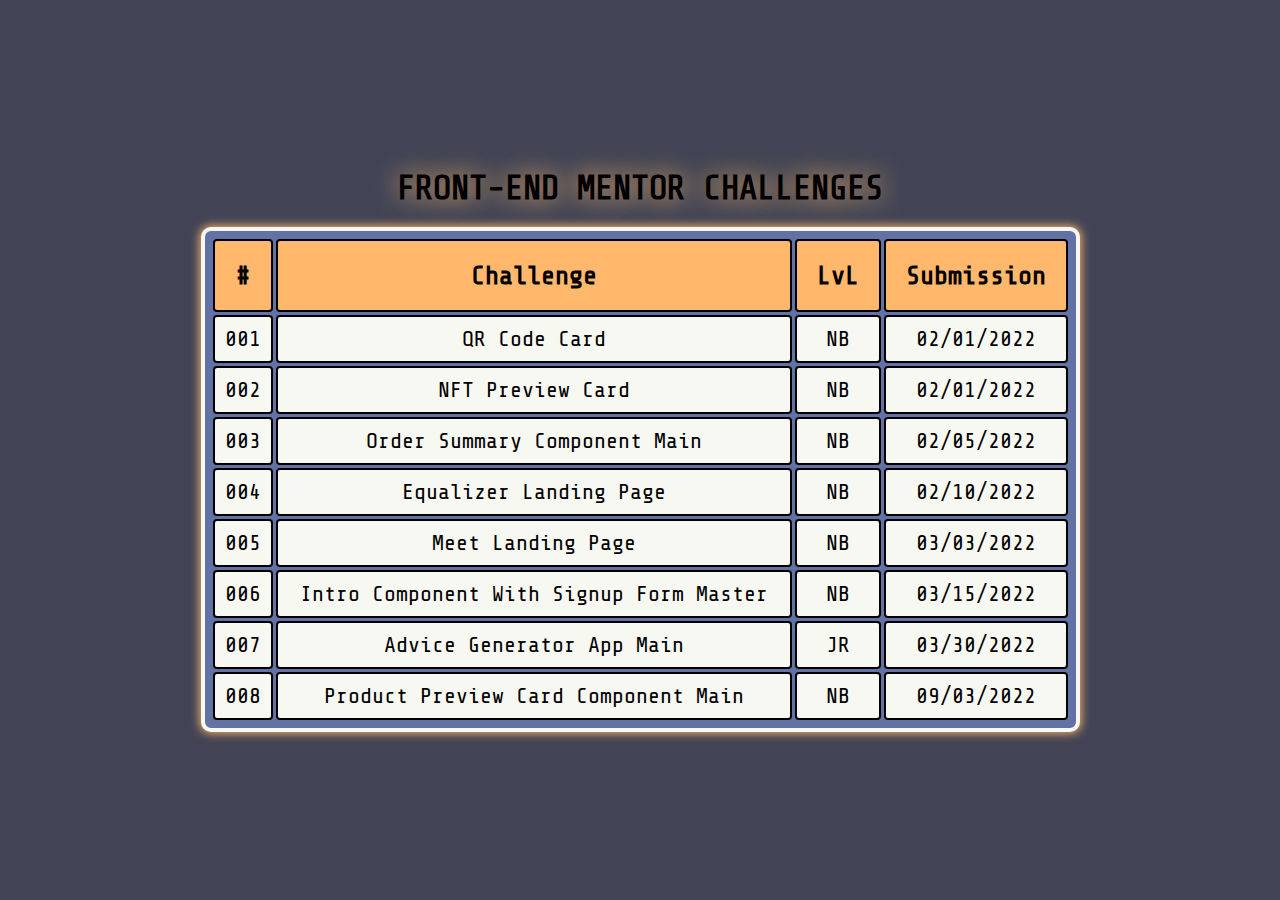
<file: index.html>
<!DOCTYPE html>
<html lang="en">
<head>
    <meta charset="UTF-8">
    <meta http-equiv="X-UA-Compatible" content="IE=edge">
    <meta name="viewport" content="width=device-width, initial-scale=1.0">
    <title>Front-end Mentor Challenges</title>
    <link rel="stylesheet" href="style.css">
</head>
<body>
    <main>
        <table>
            <caption><h1><a href="https://www.frontendmentor.io/challenges" target="_blank">Front-end Mentor Challenges</a></h1></caption>
            <thead>
                <tr>
                    <th >#</th>
                    <th>Challenge</th>
                    <th>LvL</th>
                    <th class="submission">Submission</th>
                </tr>
            </thead>
            <tbody>
                <tr>
                    <td>001</td>
                    <td><a href="./QR-Code-Card/index.html" target="_blank" class="link">QR Code Card</a></td>
                    <td>NB</td>
                    <td class="submission">02/01/2022</td>
                </tr>
               
                <tr>
                    <td>002</td>
                    <td><a href="./NFT-Card-Preview/index.html" class="link" target="_blank">NFT Preview Card</a></td>
                    <td>NB</td>
                    <td class="submission">02/01/2022</td>
                </tr>
               
                <tr>
                    <td>003</td>
                    <td><a href="./Order-Summary-Component-Main/index.html" class="link" target="_blank">Order Summary Component Main</a></td>
                    <td>NB</td>
                    <td class="submission">02/05/2022</td>
                </tr>
               
                <tr>
                    <td>004</td>
                    <td><a href="./equalizer-landing-page/starter-code/index.html" class="link" target="_blank">Equalizer Landing Page</a></td>
                    <td>NB</td>
                    <td class="submission">02/10/2022</td>
                </tr>
               
                <tr>

                    <td>005</td>
                    <td><a href="./meet-landing-page/meet-landing-page/starter-code/index.html" class="link" target="_blank">Meet Landing Page</a></td>
                    <td>NB</td>
                    <td class="submission">03/03/2022</td>
                </tr>

                <tr>
                    <td>006</td>
                    <td><a href="./intro-component-with-signup-form-master/index.html" class="link" target="_blank">Intro Component With Signup Form Master</a></td>
                    <td>NB</td>
                    <td class="submission">03/15/2022</td>
                </tr>

                <tr>
                    <td>007</td>
                    <td><a href="./advice-generator-app-main/index.html" class="link" target="_blank">Advice Generator App Main</a></td>
                    <td>JR</td>
                    <td class="submission">03/30/2022</td>
                </tr>
                
                <tr>
                    <td>008</td>
                    <td><a href="./product-preview-card-component-main/index.html" class="link" target="_blank">Product Preview Card Component Main</a></td>
                    <td>NB</td>
                    <td class="submission">09/03/2022</td>
                </tr>

                
                <!-- <tr>
                    <td>009</td>
                    <td><a href="#" class="link" target="_blank"></a></td>
                    <td></td>
                    <td class="submission"></td>
                </tr> -->

                
                <!-- <tr>
                    <td>010</td>
                    <td><a href="#" class="link" target="_blank"></a></td>
                    <td></td>
                    <td class="submission"></td>
                </tr> -->

                
                <!-- <tr>
                    <td>011</td>
                    <td><a href="#" class="link" target="_blank"></a></td>
                    <td></td>
                    <td class="submission"></td>
                </tr> -->

                
                <!-- <tr>
                    <td>012</td>
                    <td><a href="#" class="link" target="_blank"></a></td>
                    <td></td>
                    <td class="submission"></td>
                </tr> -->
            </tbody>
        </table>
    </main>
</body>
</html>
</file>
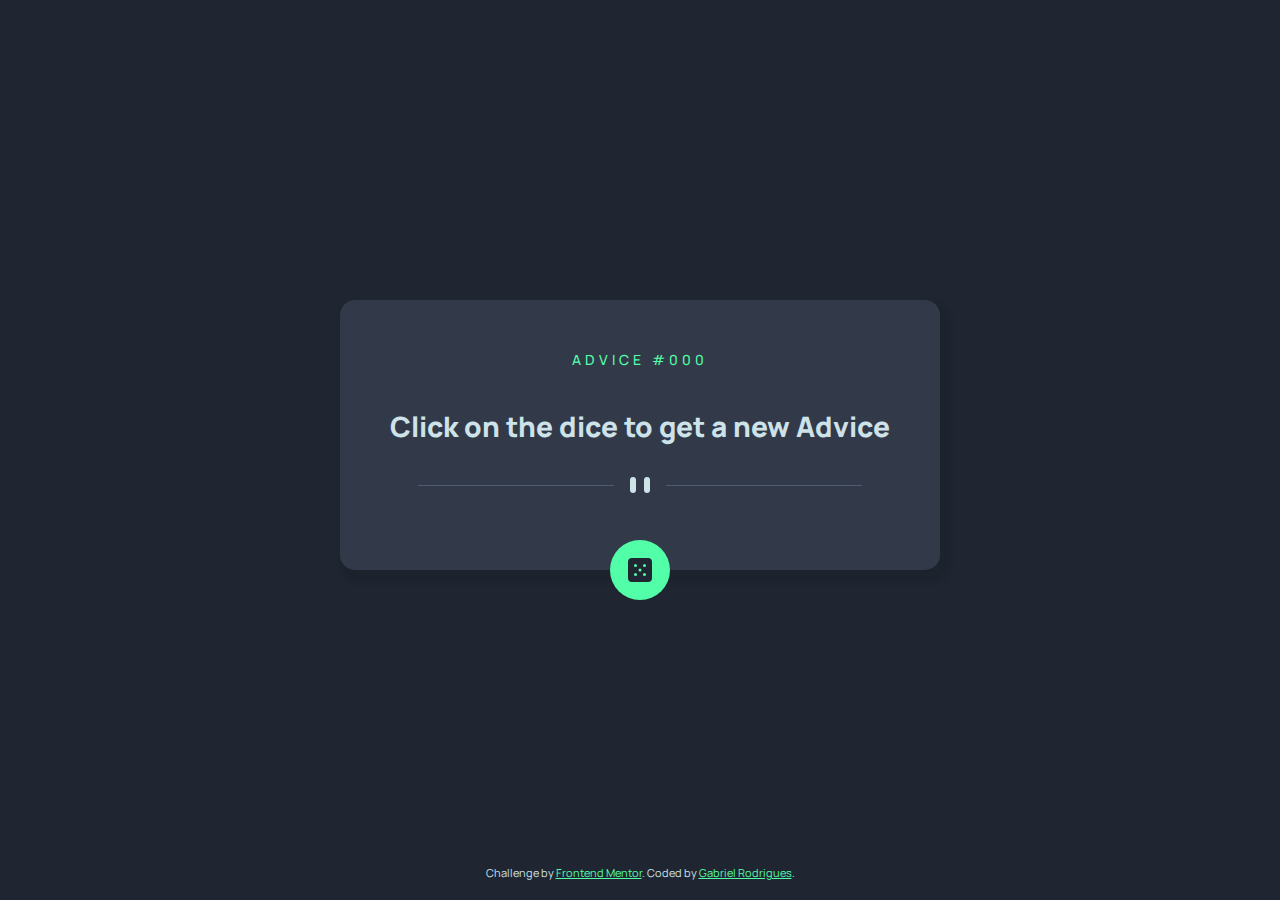
<file: advice-generator-app-main/index.html>
<!DOCTYPE html>
<html lang="pt-BR">

<head>
  <meta charset="UTF-8">
  <meta name="viewport" content="width=device-width, initial-scale=1.0">

  <link rel="icon" type="image/png" sizes="32x32" href="./images/favicon-32x32.png">

  <title>Frontend Mentor | Advice generator app</title>
  <link rel="stylesheet" href="./css/style.css">
</head>

<body>

  <main class="advice-container">
    <h1 class="advice-container-id">Advice #<span id="id">000</span></h1>
    <p class="advice-container-text advice-text">
      Click on the dice to get a new Advice
    </p>
    <div class="divider"></div>
  </main>

  <div class="dice-container button"><img src="./images/icon-dice.svg" alt="dice" class="dice-button"></div>

  <div class="attribution">
    Challenge by <a href="https://www.frontendmentor.io?ref=challenge" target="_blank">Frontend Mentor</a>.
    Coded by <a href="https://github.com/Graben-el?tab=repositories">Gabriel Rodrigues</a>.
  </div>

  <script src="./js/index.js" type="module"></script>
</body>

</html>
</file>
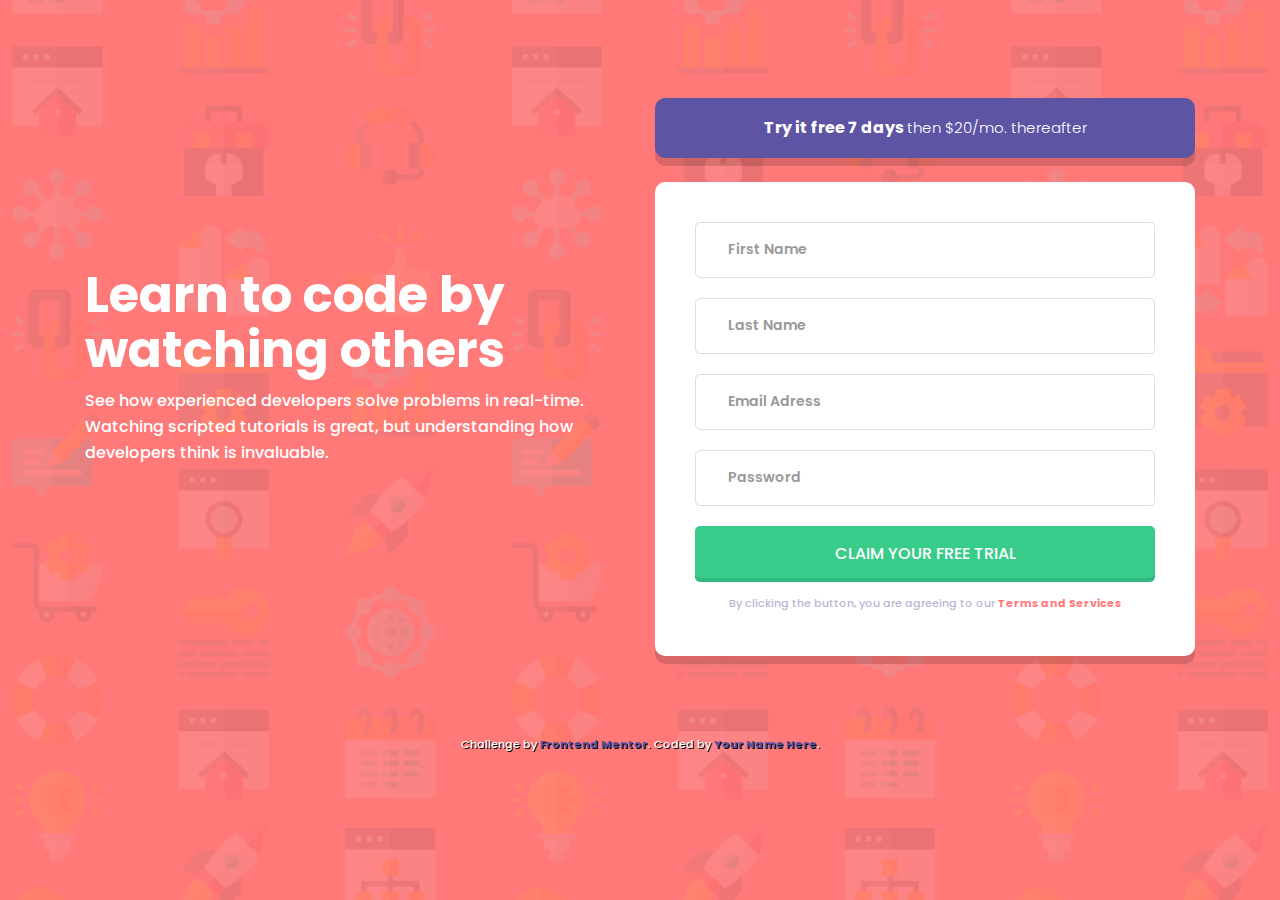
<file: intro-component-with-signup-form-master/index.html>
<!DOCTYPE html>
<html lang="pt-BR">

<head>
  <meta charset="UTF-8">
  <meta name="viewport" content="width=device-width, initial-scale=1.0">
  <!-- displays site properly based on user's device -->

  <link rel="icon" type="image/png" sizes="32x32" href="./images/favicon-32x32.png">

  <title>Frontend Mentor | Intro component with sign up form</title>

  <link rel="stylesheet" href="../intro-component-with-signup-form-master/CSS/style.css">

</head>

<body>

  <main class="container">
    <header class="header">
      <h1 class="title">Learn to code by watching others</h1>
      <p class="text">
        See how experienced developers solve problems in real-time. Watching scripted tutorials is great,
        but understanding how developers think is invaluable.
      </p>
    </header>

    <section class="register">

      <div class="promo">
        <p>Try it free 7 days <span>then $20/mo. thereafter</span></p>
      </div>

      <form class="form" autocomplete="off">
        <div class="inputs">

          <div class="input-container input-name">
            <input type="text" class="input name" placeholder="First Name">
            <div class="error-pack hidden">
              <svg width="24" height="24" xmlns="http://www.w3.org/2000/svg">
                <g fill="none" fill-rule="evenodd">
                  <circle fill="#FF7979" cx="12" cy="12" r="12" />
                  <rect fill="#FFF" x="11" y="6" width="2" height="9" rx="1" />
                  <rect fill="#FFF" x="11" y="17" width="2" height="2" rx="1" />
                </g>
              </svg>
              <div class="error">First Name cannot be empty</div>
            </div>
          </div>

          <div class="input-container input-last-name">
            <input type="text" class="input last-name" placeholder="Last Name">
            <div class="error-pack hidden">
              <svg width="24" height="24" xmlns="http://www.w3.org/2000/svg">
                <g fill="none" fill-rule="evenodd">
                  <circle fill="#FF7979" cx="12" cy="12" r="12" />
                  <rect fill="#FFF" x="11" y="6" width="2" height="9" rx="1" />
                  <rect fill="#FFF" x="11" y="17" width="2" height="2" rx="1" />
                </g>
              </svg>
              <div class="error">Last Name cannot be empty</div>
            </div>
          </div>

          <div class="input-container input-email">
            <input type="text" class="input email" placeholder="Email Adress">
            <div class="error-pack hidden">
              <div class="email-error">
                <p class="email-example">email@example/com</p>
                <svg class="svg-email" width="24" height="24" xmlns="http://www.w3.org/2000/svg">
                  <g fill="none" fill-rule="evenodd">
                    <circle fill="#FF7979" cx="12" cy="12" r="12" />
                    <rect fill="#FFF" x="11" y="6" width="2" height="9" rx="1" />
                    <rect fill="#FFF" x="11" y="17" width="2" height="2" rx="1" />
                  </g>
                </svg>
              </div>
              <div class="error">Looks like it is not an email</div>
            </div>
          </div>

          <div class="input-container input-password">
            <input type="password" class="input password" placeholder="Password">
            <div class="error-pack hidden">
              <svg width="24" height="24" xmlns="http://www.w3.org/2000/svg">
                <g fill="none" fill-rule="evenodd">
                  <circle fill="#FF7979" cx="12" cy="12" r="12" />
                  <rect fill="#FFF" x="11" y="6" width="2" height="9" rx="1" />
                  <rect fill="#FFF" x="11" y="17" width="2" height="2" rx="1" />
                </g>
              </svg>
              <div class="error">Password cannot be empty</div>
            </div>
          </div>
        </div>

        <button type="submit" action="index.html" class="btn">Claim your free trial</button>

        <p class="terms">
          By clicking the button, you are agreeing to our <a href="#" class="terms-link">Terms and Services</a>
        </p>

      </form>
    </section>
  </main>

  <footer class="footer">
    <p class="attribution">
      Challenge by <a href="https://www.frontendmentor.io?ref=challenge" target="_blank">Frontend Mentor</a>.
      Coded by <a href="#">Your Name Here</a>.
    </p>
  </footer>
  <script src="./js/index.js"></script>
</body>

</html>
</file>
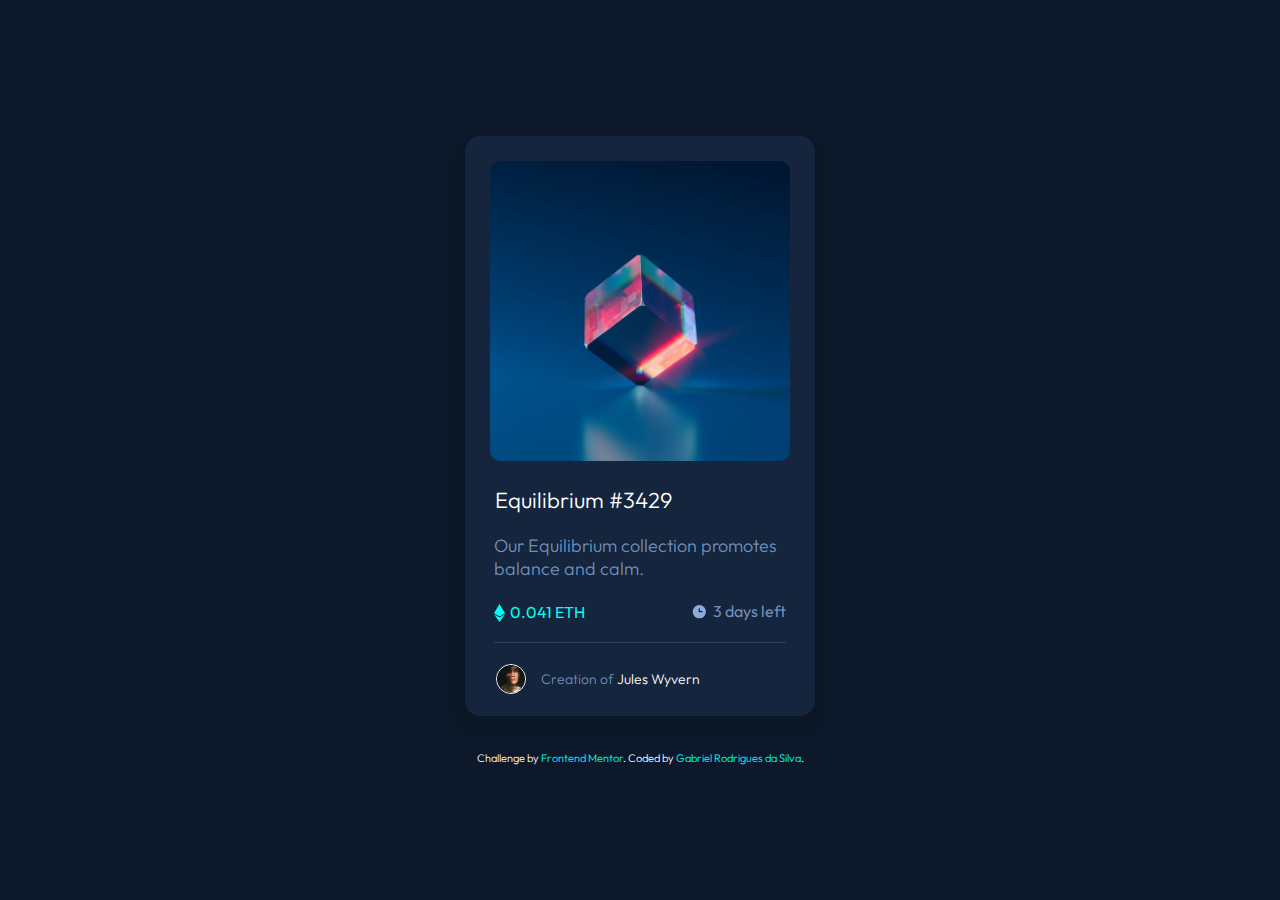
<file: NFT Card Preview/index.html>
<!DOCTYPE html>
<html lang="en">
<head>
  <meta charset="UTF-8">
  <meta name="viewport" content="width=device-width, initial-scale=1.0"> 
  <link rel="icon" type="image/png" sizes="32x32" href="./images/favicon-32x32.png">
  
  <title>Frontend Mentor | NFT preview card component</title>
  <link rel="stylesheet" href="style.css">

</head>
<body>

  <main class="card">
    <header>
      <div class="nft">
        <div class="hover-box"></div>  
      </div>
      <h1 class="title"><a href="#">Equilibrium #3429</a></h1>
    </header>

    <section class="info">
      <p class="description">
        Our Equilibrium collection promotes balance and calm.
      </p>

      <div class="details">
        <span class="eth">0.041 ETH</span>
        <span class="countdown">3 days left</span>
      </div>
    </section>
    
    <footer class="credits">
      <img src="./images/image-avatar.png" alt="avatar">
      Creation of <span class="name"> &nbsp;Jules Wyvern</span>
    </footer>
  </main>

  <div class="attribution">
    Challenge by <a href="https://www.frontendmentor.io?ref=challenge" target="_blank">Frontend Mentor</a>.
    Coded by <a href="https://github.com/Graben-el?tab=repositories">Gabriel Rodrigues da Silva</a>.
  </div>
</body>
</html>
</file>
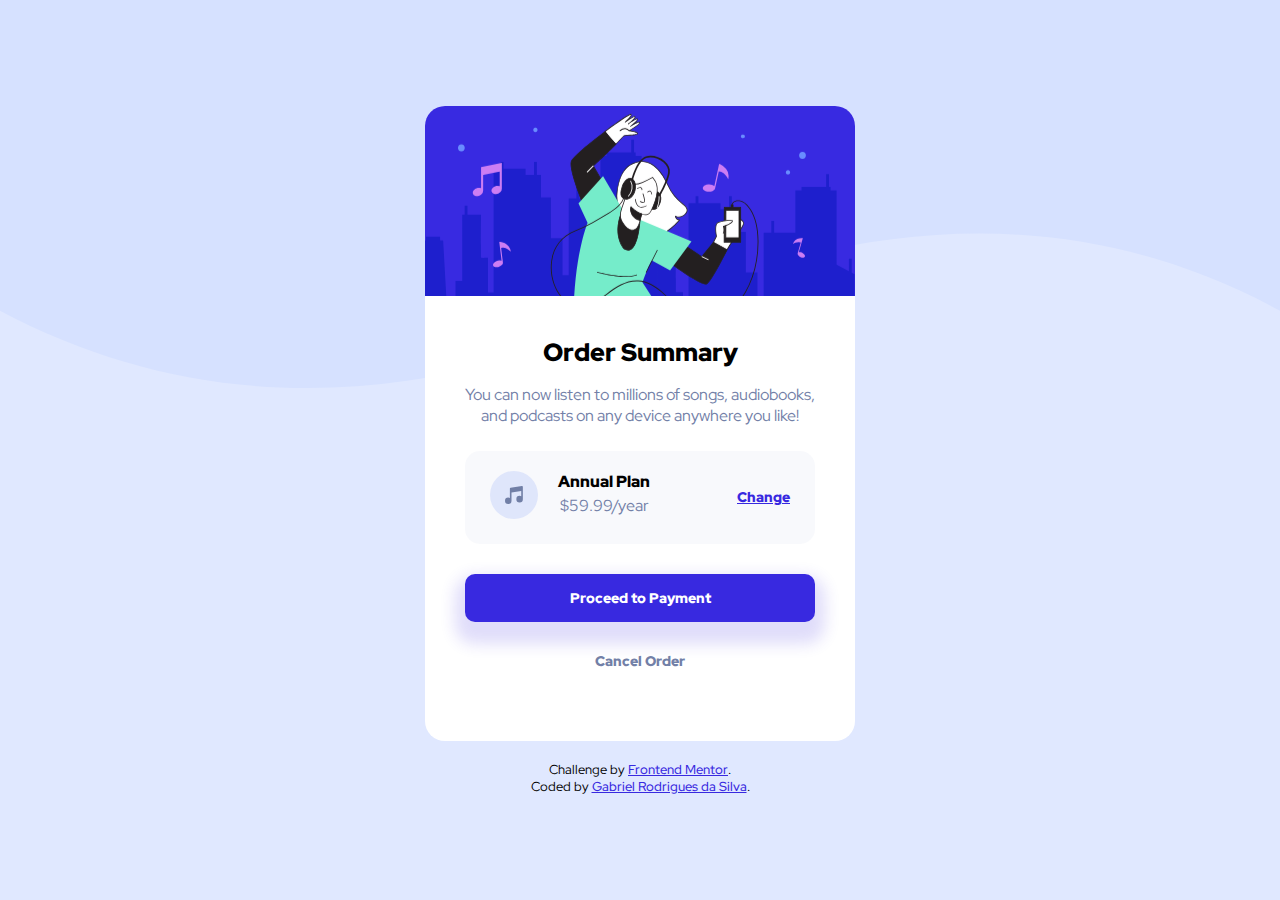
<file: Order Summary Component Main/index.html>
<!DOCTYPE html>
<html lang="en">
<head>
  <meta charset="UTF-8">
  <meta name="viewport" content="width=device-width, initial-scale=1.0"> <!-- displays site properly based on user's device -->

  <link rel="icon" type="image/png" sizes="32x32" href="./images/favicon-32x32.png">
  
  <title>Frontend Mentor | Order summary card</title>

<link rel="stylesheet" href="style.css">
</head>
<body>

  <main>
    <header>
      <div class="img"></div>
      <h1>Order Summary</h1>
      <p>
        You can now listen to millions of songs, audiobooks, and podcasts on any device anywhere you like!
      </p>
    </header>
    <section class="plan-chart">
      <div class="plan-info">
        <div>
          <p class="plan">Annual Plan</p>
          <p class="price">$59.99/year</p>
        </div>
      </div>
      <a href="#" class="change">Change</a>
    </section>
    <footer>
      <p class="payment">Proceed to Payment</p>
      <p class="cancel">Cancel Order</p>
    </footer>
  </main>

  <div class="attribution">
    Challenge by <a href="https://www.frontendmentor.io?ref=challenge" target="_blank">Frontend Mentor</a>.
    <br>
    Coded by <a href="https://github.com/Graben-el" target="_blank">Gabriel Rodrigues da Silva</a>.
  </div>
  
</body>
</html>
</file>
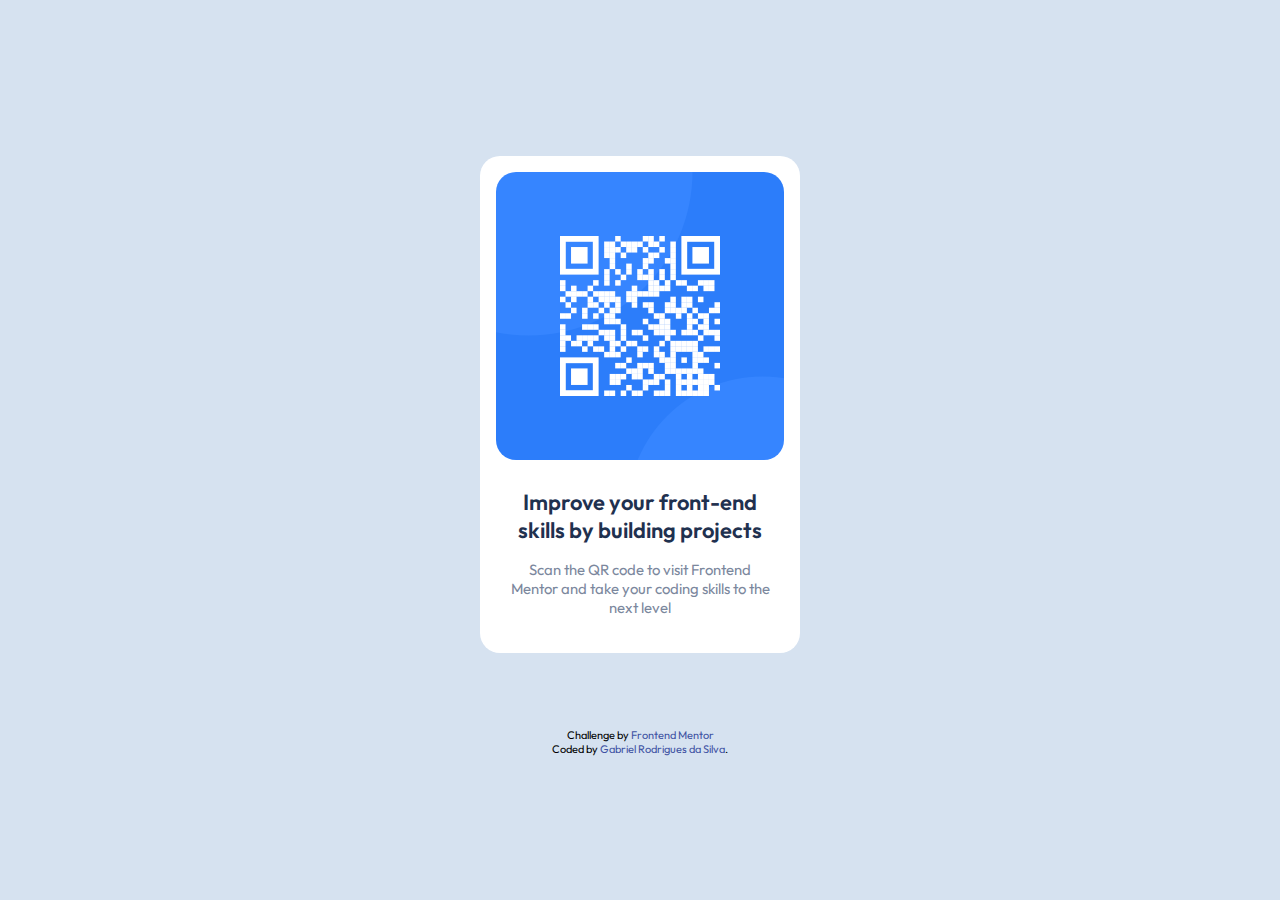
<file: QR Code Card/index.html>
<!DOCTYPE html>
<html lang="en">

<head>
  <meta charset="UTF-8">
  <meta name="viewport" content="width=device-width, initial-scale=1.0">
  <!-- displays site properly based on user's device -->

  <link rel="icon" type="image/png" sizes="32x32" href="./images/favicon-32x32.png">

  <title>Frontend Mentor | QR code component</title>
  <link rel="stylesheet" href="style.css">
</head>

<body>

  <main>
    <section class="card">
      <img src="./images/image-qr-code.png" alt="qr-code" title="QR Code">
      <div class="text">
        <p class="darker-text">Improve your front-end skills by building projects</p>
        <p class="lighter-text">Scan the QR code to visit Frontend Mentor and take your coding skills to the next level
        </p>
      </div>
    </section>
  </main>

  <div class="attribution">
    Challenge by <a href="https://www.frontendmentor.io?ref=challenge" target="_blank">Frontend Mentor</a>
    <div class="br"></div>
    Coded by <a href="https://github.com/Graben-el">Gabriel Rodrigues da Silva</a>.
  </div>

</body>

</html>
</file>
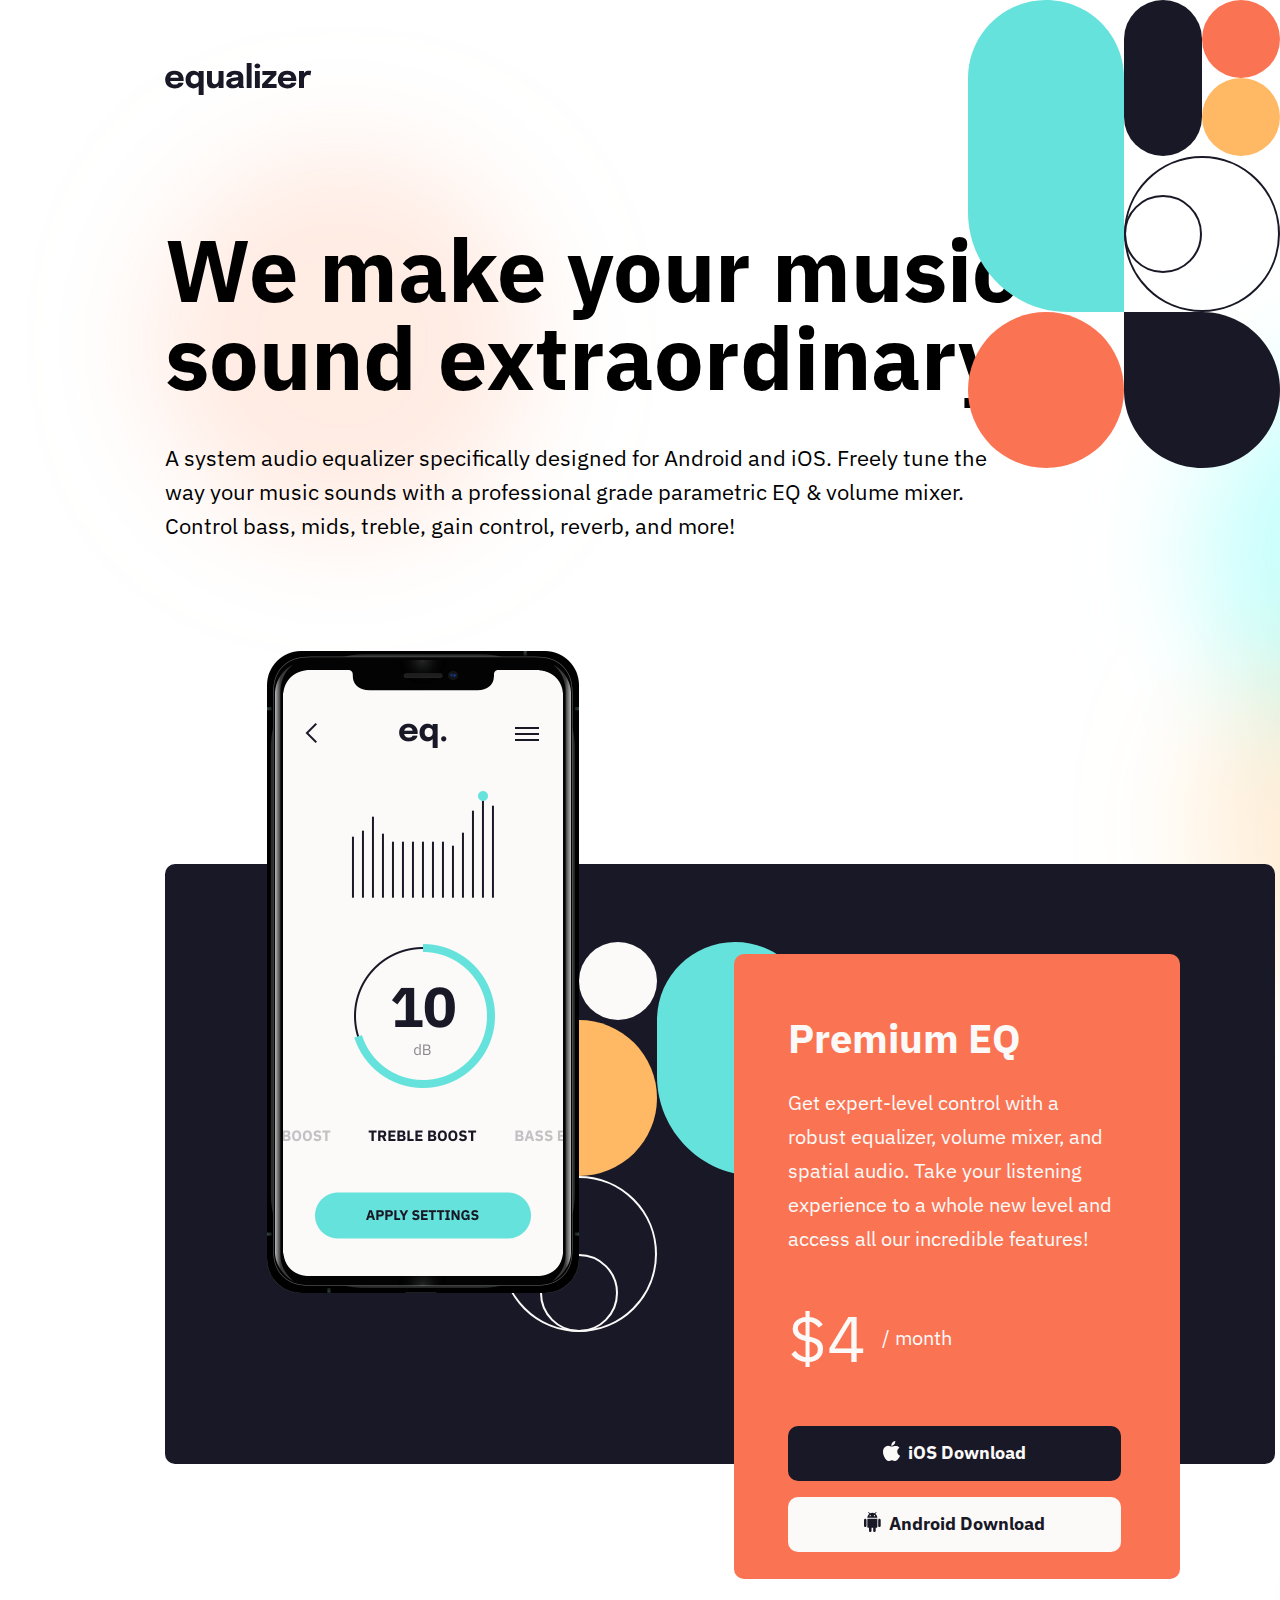
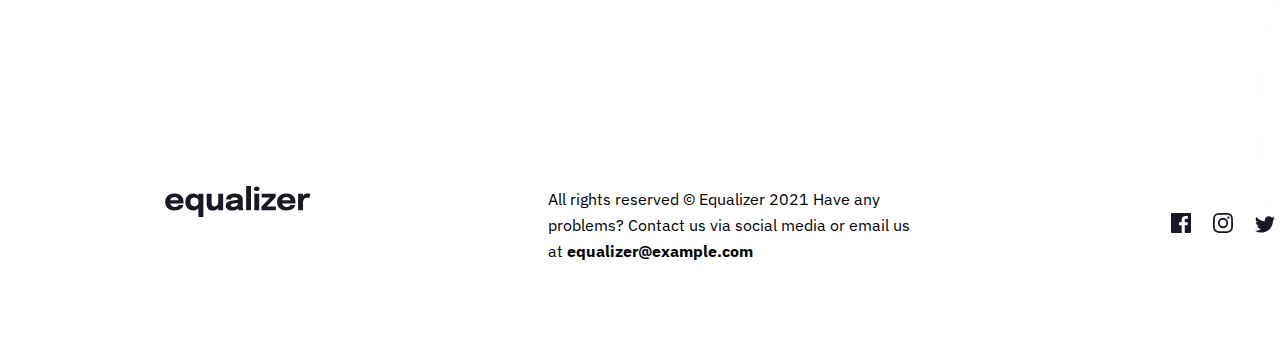
<file: equalizer-landing-page/starter-code/index.html>
<!DOCTYPE html>
<html lang="en">

<head>
  <meta charset="UTF-8">
  <meta name="viewport" content="width=device-width, initial-scale=1.0">

  <link rel="icon" type="image/png" sizes="32x32" href="./assets/favicon-32x32.png">

  <title>Frontend Mentor | Equalizer landing page</title>
  <link rel="stylesheet" href="style.css">
  <link rel="stylesheet" href="responsive.css">
</head>

<body>

  <header class="header">
    <img class="logo" src="./assets/logo.svg" alt="logo-equalizer">
  </header>

  <img class="body-pattern" src="./assets/bg-pattern-1.svg" alt="pattern 1">

  <main class="content">
    <header class="presentation">
      <h1>We make your music sound extraordinary.</h1>
      <p>
        A system audio equalizer specifically designed for Android and iOS. Freely tune the
        way your music sounds with a professional grade parametric EQ & volume mixer. Control
        bass, mids, treble, gain control, reverb, and more!
      </p>
    </header>

    <div class="plan">

      <img class="premium-pattern" src="./assets/bg-pattern-2.svg" alt="bg-pattern-2">

      <img class="illustration" src="./assets/illustration-app.png" alt="illustration-app">

      <div class="premium-offer">

        <h2>Premium EQ</h2>

        <p class="premium-description">
          Get expert-level control with a robust equalizer, volume mixer, and spatial audio. Take
          your listening experience to a whole new level and access all our incredible features!
        </p>

        <div class="price">
          <span class="dollar">$4</span>
          <span class="month">/ month</span>
        </div>


        <a href="#" class="ios"><p>iOS Download</p></a>
        <a href="#" class="android"><p>Android Download</p></a>

      </div>

    </div>
  </main>

  <footer class="footer">
    <img class="logo-footer" src="./assets/logo.svg" alt="logo-equalizer">

    <p class="copyright">
      All rights reserved © Equalizer 2021
      Have any problems? Contact us via social media or email us at <a href="mailto:equalizer@example.com">equalizer@example.com</a>
    </p>

    <div class="social-media">
      <a href="#"><img class="svg"src="./assets/icon-facebook.svg" alt="icon-facebook"></a>
      <a href="#"><img class="svg"src="./assets/icon-instagram.svg" alt="icon-instagram"></a>
      <a href="#"><img class="svg"src="./assets/icon-twitter.svg" alt="icon-twitter"></a>
    </div>
  </footer>

</body>

</html>
</file>
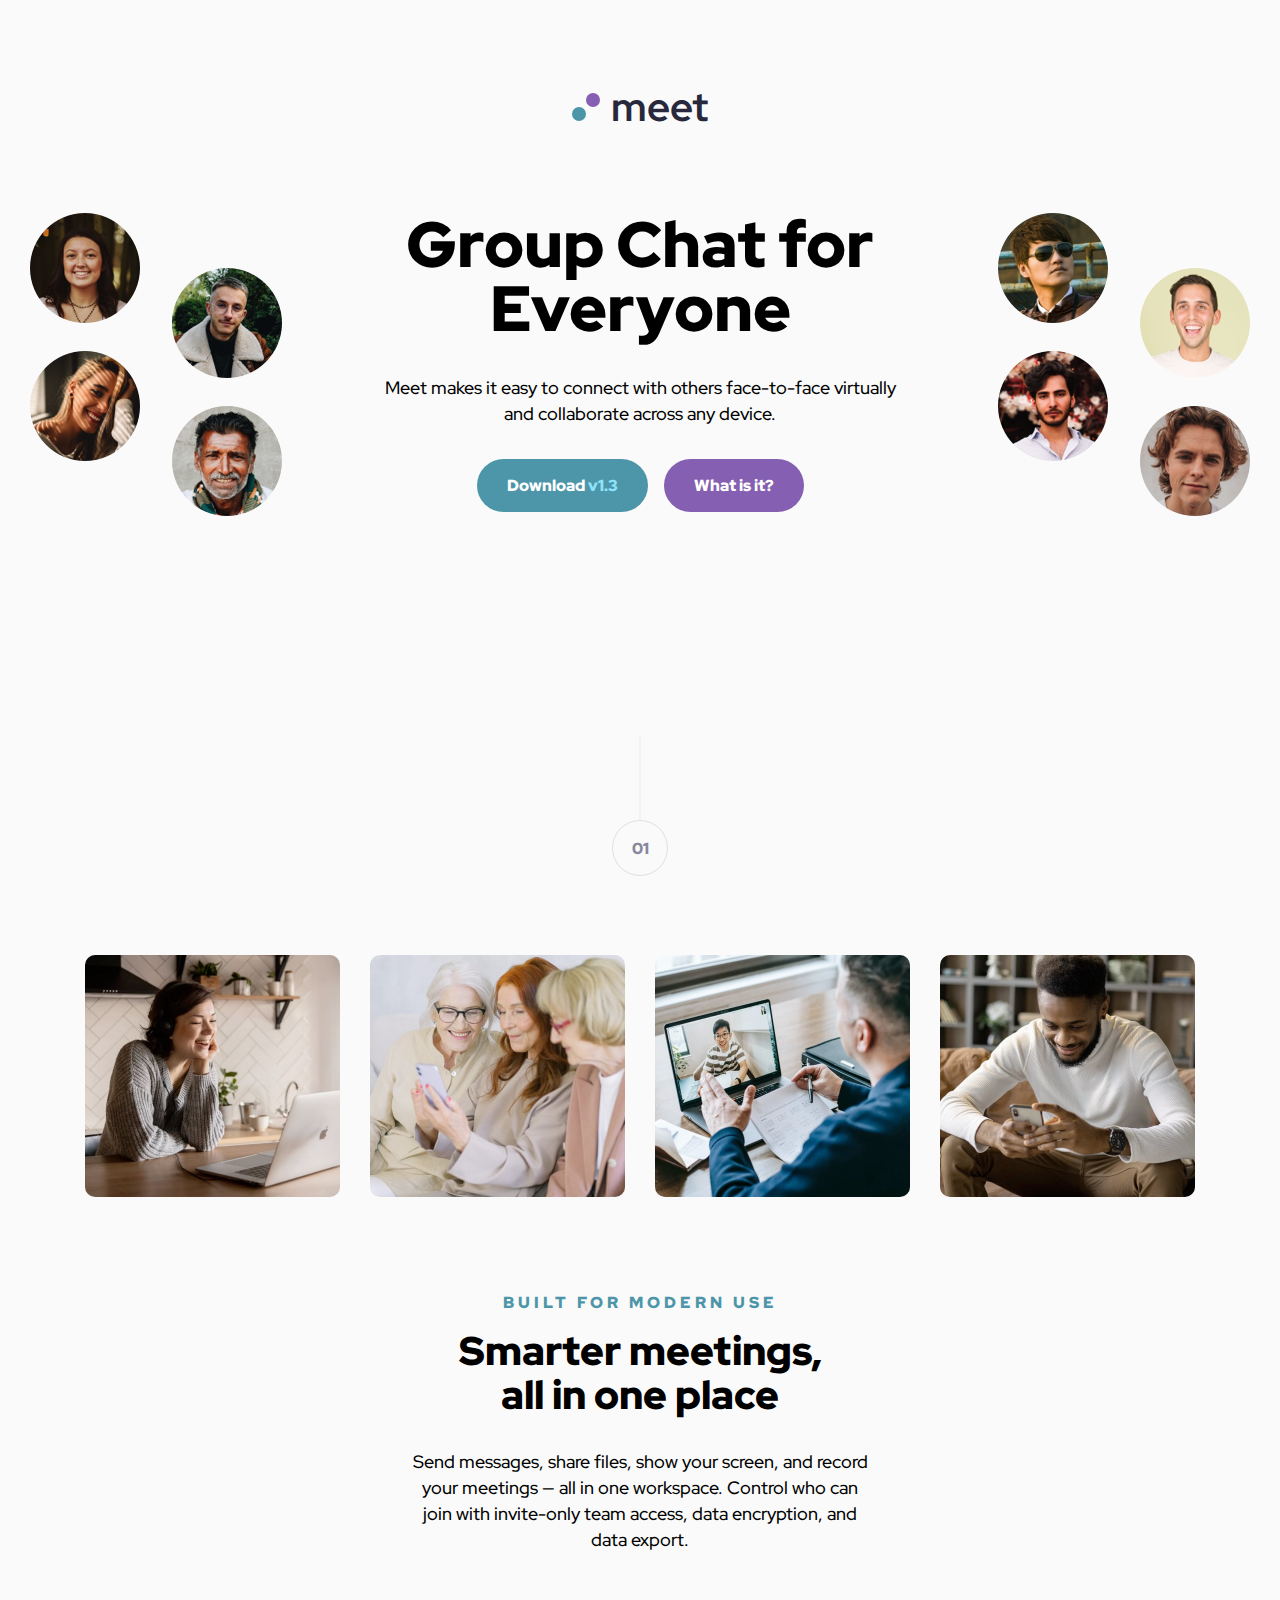
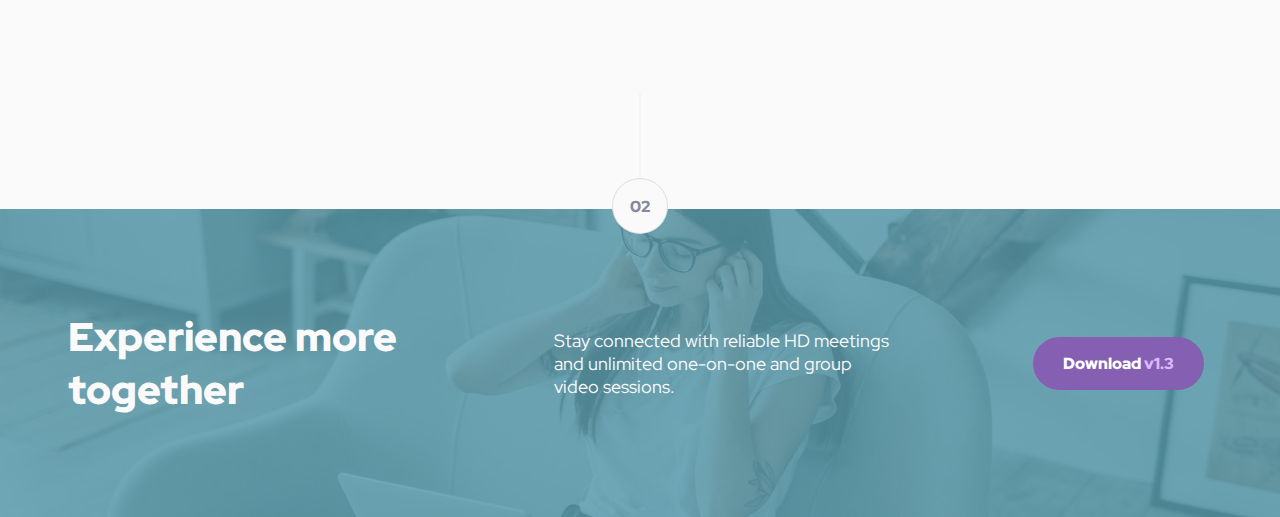
<file: meet-landing-page/meet-landing-page/starter-code/index.html>
<!DOCTYPE html>
<html lang="ept-BR">

<head>
  <meta charset="UTF-8">
  <meta name="viewport" content="width=device-width, initial-scale=1.0">

  <link rel="icon" type="image/png" sizes="32x32" href="./assets/favicon-32x32.png">
  <link rel="stylesheet" href="style.css">
  <link rel="stylesheet" href="number.css">

  <title>Frontend Mentor | Meet landing page</title>
</head>

<body>
  <header class="header">
    <a href="/">
      <div class="balls">
        <div class="ball greenish-ball"></div>
        <div class="ball purple-ball"></div>
      </div>
      <h1>meet</h1>
    </a>
  </header>

  <main>
    <section class="hero">
      <img src="./assets/desktop/image-hero-left.png" alt="people-pictures" class="hero-left desktop-hero">

      <img src="./assets/tablet/image-hero.png" alt="" class="tablet-hero">

      <div class="hero-text">
        <h2>Group Chat for Everyone</h2>
        <p>Meet makes it easy to connect with others face-to-face virtually and collaborate across any device.</p>
        <div class="buttons">
          <a href="#" class="button download">Download <span>v1.3</span></a>
          <a href="#" class="button what-is-it">What is it?</a>
        </div>
      </div>

      <img src="./assets/desktop/image-hero-right.png" alt="people-pictures" class="hero-right desktop-hero">
    </section>

    <section class="section-1">
      <div class="number1">
        <div class="line"></div>
        <div class="circle"><p>01</p></div>
      </div>
    
      <div class="pictures">
        <img src="./assets/desktop/image-woman-in-videocall.jpg" alt="woman videocall">
        <img src="./assets/desktop/image-women-videochatting.jpg" alt="women videochatting">
        <img src="./assets/desktop/image-men-in-meeting.jpg" alt="men in meeting">
        <img src="./assets/desktop/image-man-texting.jpg" alt="man-texting">
      </div>
      <div class="text">
        <p class="purpose">Built for modern use</p>
        <h3>Smarter meetings, all in one place</h3>
        <p class="how-to-use">Send messages, share files, show your screen, and record your meetings — all in one workspace. Control who can join with invite-only team access, data encryption, and data export.</p>
      </div>
    </section>
  </main>

  <footer class="footer">
    <div class="cover">
      <div class="number2">
        <div class="line"></div>
        <div class="circle"><p>02</p></div>
      </div>
      <h3>Experience more together</h3>
      <p>Stay connected with reliable HD meetings and unlimited one-on-one and group video sessions.</p>
      <a class="button download-footer">Download <span>v1.3</span></a>
    </div>
  </footer>
</body>

</html>
</file>
<file: style.css>
@import url('https://fonts.googleapis.com/css2?family=Share+Tech+Mono&display=swap');

:root {
    --cor-background: #424455;
    --cor-fundo-tabela: #6272a4;
    --branco: #f8f8f2;
    --laranja: #ffb86c;
    --vermelho: #ff5555;
}

* {
    margin: 0;
    padding: 0;
    font-family: 'Share Tech Mono', monospace;
    text-align: center;
}


h1 {
    font-size: 34px;
}

body {
    display: flex;
    flex-direction: column;
    justify-content: center;
    align-items: center;
    /* max-width: 120em; */
    height: 100vh;
    background-color: var(--cor-background);
}



a {
    color: black;
    text-decoration: none;
    padding: 12px;
}

a:visited {
    color: black;
    text-decoration: none;
}



caption {
    margin-bottom: 20px;
    font-weight: bold;
    font-size: 30px;
    text-transform: uppercase;
    color: var(--branco);
    text-shadow: 0px 0px 25px var(--laranja);
}

caption a:visited, caption a:hover {
    color: white;
}



table {
    border: 4px solid var(--branco);
    border-spacing: 3px;
    padding: 5px;
    border-radius: 10px;
    background-color: var(--cor-fundo-tabela);
    box-shadow: 0px 0px 10px 1px var(--laranja);
}

th, td {
    border: 2px solid black;
    color: black;
    border-radius: 4px;
    background-color: var(--branco);
    transition: 0.2s ease-in-out;
    text-align: center;
}

th {
    padding: 20px;
    background-color: var(--laranja);
    font-size: 26px;
    font-weight: 700;
}

th:hover {
    background-color: #ffb86cec;
}


td {
    padding: 10px;
    font-size: 22px;
}

td:hover {
    background-color: #f8f8f2de;
    transform: scale(1.015);
}

.link:hover {
    color: var(--vermelho);
    font-weight: 600;
}


@media (max-width: 615px) {
    .submission {
        display: none;
    }

    main {
        width: 90%;
    }

    a {
        padding: 0px;
    }

    caption {
        font-size: 25px;
    }

    th {
        font-size: 19px;
    }

    td {
        font-size: 95%;
    }
}
</file>
<file: advice-generator-app-main/css/style.css>
@import url("https://fonts.googleapis.com/css2?family=Manrope:wght@300;400;800&display=swap");
* {
  margin: 0;
  padding: 0;
  box-sizing: border-box;
  font-family: "Manrope", sans-serif;
}

body {
  position: relative;
  background-color: #1f2632;
  display: flex;
  flex-direction: column;
  justify-content: center;
  align-items: center;
  height: 100vh;
  max-width: 1920px;
  margin: 0 auto;
}

.advice-container {
  color: #cee3e9;
  background-color: #323a49;
  width: 600px;
  height: fit-content;
  padding: 50px 30px;
  border-radius: 15px;
  text-align: center;
  display: flex;
  flex-direction: column;
  align-items: center;
  box-shadow: 5px 7px 5px 5px #1a1c2448;
}
@media (max-width: 712px) {
  .advice-container {
    width: 90%;
    padding: 45px 25px;
  }
}
.advice-container-id {
  color: #52ffa8;
  letter-spacing: 4px;
  font-size: 14px;
  font-weight: 500;
  text-transform: uppercase;
  margin-bottom: 7%;
}
.advice-container-text {
  font-weight: 800;
  font-size: 28px;
  margin-bottom: 6%;
}
@media (max-width: 712px) {
  .advice-container-text {
    width: 97%;
  }
}
.advice-container .divider {
  background: url(../images/pattern-divider-desktop.svg) center center no-repeat;
  width: 100%;
  height: 16px;
  margin-bottom: 5%;
}
@media (max-width: 712px) {
  .advice-container .divider {
    background: url(../images/pattern-divider-mobile.svg) center center no-repeat;
  }
}

.dice-container {
  width: 60px;
  height: 60px;
  border-radius: 50%;
  margin-top: -30px;
  background-color: #52ffa8;
  display: flex;
  justify-content: center;
  align-items: center;
  transition: 0.2s;
}
.dice-container:hover {
  transform: scale(1.1);
  cursor: pointer;
  box-shadow: 0px 0px 25px 2px #52ffa8;
}
.dice-container:active {
  transform: scale(1.2) rotate(90deg);
}

.attribution {
  font-size: 11px;
  color: #cee3e9;
  text-align: center;
  position: absolute;
  bottom: 20px;
}
.attribution a {
  color: #52ffa8;
}

/*# sourceMappingURL=style.css.map */
</file>
<file: intro-component-with-signup-form-master/CSS/style.css>
@import url("https://fonts.googleapis.com/css2?family=Poppins:wght@300;500;600;700&display=swap");
* {
  margin: 0;
  padding: 0;
  box-sizing: border-box;
  font-family: "Poppins", sans-serif;
  font-weight: 500;
}

html {
  font-size: 62.5%;
}

a {
  text-decoration: none;
}
a:visited {
  text-decoration: none;
}

.attribution {
  font-size: 11px;
  text-align: center;
  color: #fff;
  text-shadow: 1px 1px black;
}
.attribution a {
  color: #5E54A4;
  font-weight: 700;
}

body {
  display: flex;
  justify-content: center;
  align-items: center;
  flex-direction: column;
  max-width: 1440px;
  height: 100vh;
  margin: 0 auto;
  background: #FF7979 url(../images/bg-intro-desktop.png) center center repeat;
  background-size: cover;
}
@media (max-width: 425px) {
  body {
    height: 100%;
    padding: 88px 24px 68px;
  }
}
@media (max-width: 375px) {
  body {
    width: 100%;
  }
}

.container {
  display: flex;
  justify-content: center;
  align-items: center;
  flex-direction: row;
  width: 1110px;
  height: 558px;
  margin: 0 auto;
  margin-bottom: 30px;
}
@media (max-width: 425px) {
  .container {
    display: flex;
    justify-content: center;
    align-items: center;
    flex-direction: column;
    width: 100%;
    height: 100%;
  }
}

.header {
  height: 220px;
  margin-right: 45px;
}
@media (max-width: 425px) {
  .header {
    width: 100%;
    height: 220px;
    text-align: center;
    margin: 0 0 64px;
  }
}
.header .title {
  font-weight: bold;
  font-size: 5rem;
  line-height: 55px;
  color: #fff;
}
@media (max-width: 425px) {
  .header .title {
    font-weight: 700;
    font-size: 2.8rem;
    line-height: 36px;
    color: #fff;
  }
}
.header .text {
  font-weight: 500;
  font-size: 1.6rem;
  line-height: 26px;
  color: #fff;
  margin-top: 11px;
}
@media (max-width: 425px) {
  .header .text {
    margin-top: 16px;
    margin: 16px auto 0;
  }
}

.register {
  width: 100%;
}
.register .promo {
  width: 540px;
  height: 60px;
  background-color: #5E54A4;
  padding: 17px;
  border-radius: 10px;
  margin-bottom: 24px;
  text-align: center;
  box-shadow: 0px 8px 0px rgba(0, 0, 0, 0.14688);
}
@media (max-width: 425px) {
  .register .promo {
    width: 100%;
    height: 88px;
    margin: 0 auto 24px;
  }
}
.register .promo p {
  font-weight: 700;
  font-size: 1.6rem;
  line-height: 26px;
  color: #fff;
}
@media (max-width: 425px) {
  .register .promo p {
    font-weight: 700;
    font-size: 15px;
    line-height: 26px;
    color: #fff;
    width: 65%;
    margin: 0 auto;
    letter-spacing: 0.87px;
  }
}
@media (max-width: 375px) {
  .register .promo p {
    width: 194px;
  }
}
.register .promo p span {
  font-weight: 300;
  font-size: 15px;
  line-height: 26px;
  color: #fff;
}
.register .form {
  display: flex;
  justify-content: center;
  align-items: center;
  flex-direction: column;
  width: 540px;
  height: 474px;
  background-color: #fff;
  padding: 40px;
  border-radius: 10px;
  box-shadow: 0px 8px 0px rgba(0, 0, 0, 0.14688);
}
@media (max-width: 425px) {
  .register .form {
    padding: 24px;
    max-width: 100%;
    margin: 0 auto;
    height: 442px;
  }
}
.register .form .inputs {
  display: flex;
  justify-content: center;
  align-items: center;
  flex-direction: column;
  width: 100%;
}
.register .form .inputs .input-container {
  display: flex;
  justify-content: center;
  align-items: flex-end;
  flex-direction: column;
  margin-bottom: 20px;
  position: relative;
  width: 460px;
}
@media (max-width: 425px) {
  .register .form .inputs .input-container {
    margin-bottom: 16px;
    width: inherit;
  }
}
.register .form .inputs .input-container .input {
  width: 100%;
  height: 56px;
  border: 1px solid #DEDEDE;
  padding: 15px 32px;
  border-radius: 5px;
  caret-color: #5E54A4;
  font-weight: 600;
  align-self: center;
}
.register .form .inputs .input-container .input::placeholder {
  font-weight: 600;
  font-size: 1.4rem;
  line-height: 26px;
  color: #999999;
}
.register .form .inputs .input-container .input:focus {
  outline: none;
  border: 1px solid #5E54A4;
}
.register .form .inputs .input-container svg {
  position: absolute;
  top: 16px;
  margin-right: 16px;
}
.register .form .inputs .input-container .svg-email {
  position: static;
  margin-left: 5px;
}
.register .form .inputs .input-container .error {
  font-style: italic;
  font-weight: 500;
  margin-right: 4px;
}
.register .form .inputs .input-container .error-pack {
  width: 100%;
  justify-content: flex-end;
  color: #FF7979;
  margin-top: 6px;
}
.register .form .inputs .input-container .hidden {
  display: none;
}
.register .form .inputs .input-container .email-error {
  position: absolute;
  top: 16px;
  display: flex;
  justify-content: space-between;
  align-items: center;
  width: 100%;
  color: #FF7979;
}
.register .form .inputs .input-container .email-error .email-example {
  font-weight: 600;
  font-size: 14px;
  line-height: 25px;
  margin-left: 32px;
}
.register .form .btn {
  width: 460px;
  height: 56px;
  font-weight: 500;
  font-size: 1.6rem;
  line-height: 26px;
  color: #fff;
  text-align: center;
  text-transform: uppercase;
  background-color: #38CC8B;
  border: none;
  border-radius: 5px;
  box-shadow: inset 0 -4px rgba(0, 0, 0, 0.0908818);
  margin-bottom: 8px;
  padding: 15px;
}
.register .form .btn:hover {
  background-color: #77E2B3;
  cursor: pointer;
}
@media (max-width: 425px) {
  .register .form .btn {
    width: 100%;
  }
}
.register .form .terms {
  font-weight: 500;
  font-size: 1.1rem;
  line-height: 26px;
  color: #BAB7D4;
  text-shadow: none;
}
@media (max-width: 425px) {
  .register .form .terms {
    text-align: center;
    width: 80%;
    line-height: 21px;
  }
}
@media (max-width: 375px) {
  .register .form .terms {
    width: 249px;
  }
}
.register .form .terms-link {
  color: #FF7979;
  font-weight: 700;
}

.footer {
  margin: 50px;
}

/*# sourceMappingURL=style.css.map */
</file>
<file: NFT Card Preview/style.css>
@import url('https://fonts.googleapis.com/css2?family=Outfit:wght@300;400;600&display=swap');

:root {
    --body-bg-color: hsl(217, 54%, 11%);
    --card-bg-color: hsl(216, 50%, 16%);
    --bottom-line-color: hsl(215, 32%, 27%);
    --text-color: hsla(215, 52%, 70%, 0.808);
    --eth-color: hsl(178, 100%, 50%);
}

* {
    margin: 0;
    padding: 0;
    font-family: 'Outfit', sans-serif;
    font-weight: 300;
    box-sizing: border-box;
    text-align: center;
    color: var(--text-color);
}

a {
    text-decoration: none;
    color: white;
}

a:hover {
    
    color: var(--eth-color);
}

a:visited {
    color: var(--eth-color);
}

body {
    display: flex;
    flex-direction: column;
    justify-content: center;
    align-items: center;
    height: 100vh;
    background-color: var(--body-bg-color);
}

.card {
    width: 350px;
    height: 580px;
    border-radius: 15px;
    padding: 25px;
    background-color: var(--card-bg-color);
    box-shadow: -2px 10px 5px 8px hsla(218, 52%, 9%, 0.479);
}

.card .nft {
    width: 300px;
    height: 300px;
    border-radius: 10px;
    background: url(./images/image-equilibrium.jpg) center center no-repeat;
    background-size: contain;
    
}

.card .hover-box {
    width: 300px;
    height: 300px;
    border-radius: 10px;
    background: center center no-repeat;
    transition: 0.4s ease-in-out;
}

.card .hover-box:hover {
    background: rgba(0, 255, 255, 0.486) url(./images/icon-view.svg) center center no-repeat;
   
    opacity: 0.8;
    cursor: pointer;
    transition: 0.3s ease-in-out;
}

.card .title {
    font-size: 22px;
    font-weight: 600;
    text-align: left;
    margin: 25px 5px 0px 5px;
    color: white;
}


.card .info {
    height: 130px;
    display: flex;
    flex-direction: column;
    justify-content: space-around;
    align-items: flex-start ;
    margin: 10px 4px;
}

.card .info .description {
    text-align: left;
    color: var(--text-color);
    font-weight: 300;
    font-size: 18px;
}

.card .info .details {
    display: flex;
    flex-direction: row;
    justify-content: space-between;
    width: 100%;
    padding-bottom: 20px;
    border-bottom: 1px solid var(--bottom-line-color);
}

.card .info .details .eth {
    color: var(--eth-color);
    font-weight: 400;

}

.card .info .details .eth::before {
    content: " " url(./images/icon-ethereum.svg);
    margin-right: 5px;
    position: relative;
    top: 17%;
}

.card .info .details .countdown {
    font-weight: 400;
    color: var(--text-color);
    
}

.card .info .details .countdown::before {
    content: "" url(./images/icon-clock.svg);
    margin-right: 5px;
    position: relative;
    top: 13%;
}

.card .credits {
    display: flex;
    align-items: center;
    font-size: 14px;
    padding-left: 6px;
}

.card .credits img {
    width: 30px;
    border: 1px solid white;
    border-radius: 30px;
    margin-right: 15px;
}

.card .credits .name {
    color: white;
}

.card .credits .name:hover {
    color: var(--eth-color);
    cursor: pointer;
}

.attribution {
    font-size: 11px;
    margin-top: 35px;
    color: white;
}

.attribution a {
    color: var(--eth-color);
}

.attribution a:hover {
    font-weight: 400;
}
</file>
<file: Order Summary Component Main/style.css>
@import url('https://fonts.googleapis.com/css2?family=Red+Hat+Display:wght@500;700;900&display=swap');

:root {
    --pale-blue: hsl(225, 100%, 94%);
    --bright-blue: hsl(245, 75%, 52%);
    --very-pale-blue: hsl(225, 100%, 98%);
    --desaturated-blue: hsl(224, 23%, 55%);
    --dark-blue: hsl(223, 47%, 23%);
}

html {
    /* a way to make using rem unity easier to convert -> 1rem = 10px*/
    font-size: 62.5%;
}

* {
    margin: 0;
    padding: 0;
    box-sizing: border-box;
    font-size: 1.6rem;
    text-align: center;
    font-family: 'Red Hat Display', sans-serif;
}

a {
    color: var(--bright-blue);
    font-weight: 900;
    font-size: 1.4rem;
}

a:visited {
    color: var(--bright-blue);
}

a:hover {
    opacity: 0.7;
    text-decoration: none;
}

body {
    max-width: 1440px;
    height: 100vh;
    margin: 0 auto;
    display: flex;
    flex-direction: column;
    justify-content: center;
    align-items: center;
    background: url(./images/pattern-background-desktop.svg) center top no-repeat;
    background-size: contain;
    background-color: var(--pale-blue);
}

main {
    display: flex;
    flex-direction: column;
    width: 430px;
    height: 635px;
    border-radius: 20px;
    background-color: #fff;
}

header .img {
    width: 100%;
    height: 190px;
    border-top-left-radius: 20px;
    border-top-right-radius: 20px;
    background:  url(./images/illustration-hero.svg) center center no-repeat;
    background-size: cover;    
}

header h1 {
    margin-top: 40px;
    font-size: 2.5rem;
    font-weight: 900;
}

header p {
    margin-top: 15px;
    color: var(--desaturated-blue);
    text-align: center;
    padding: 0px 40px;
}

.plan-chart {
    background-color: hsla(226, 41%, 92%, 0.24);
    display: flex;
    justify-content: space-between;
    align-items: center;
    margin: 25px auto ;
    padding: 20px 25px;
    width: 350px;
    border-radius: 15px;
}

.plan-chart .plan-info {
    display: flex;
}

.plan-chart .plan-info div {
    margin-left: 5px;
}

.plan-chart .plan-info::before {
    content: "" url(./images/icon-music.svg);
    margin-right: 15px;
    background-size: cover;
}

.plan-chart .plan-info .plan {
    font-weight: 900;
    margin-bottom: 3px;
}

.plan-chart .plan-info .price {
    color: var(--desaturated-blue);
}

footer .payment {
    width: 350px;
    background-color: var(--bright-blue);
    color: white;
    font-size: 1.4rem;
    font-weight: 900;
    margin: 5px auto;
    padding: 15px 0;
    border-radius: 10px;
    box-shadow: 0px 12px 15px 10px hsla(245, 75%, 52%, 0.158);
    transition: 0.2s ease-in-out;
}

footer .payment:hover {
    opacity: 0.7;
    cursor: pointer;
}

footer .cancel {
    margin: 30px auto 0;
    width: 100px;
    color: var(--desaturated-blue);
    font-weight: 900;
    font-size: 1.4rem;
    transition: 0.05s ease-in;
}

footer .cancel:hover {
    color: black;
    cursor: pointer;
    transform: scale(1.05);
}

.attribution {
    text-align: center;
    margin-top: 20px;
    font-size: 1.3rem;
    text-align: center;
}

.attribution a {
    color: var(--bright-blue);
    font-size: 1.3rem;
    font-weight: 500;
}

@media (max-width: 450px) {
    main {
        width: 90%;
        height: 610px;
    }   

    a {
        font-size: 85%;
    }

    header h1 {
        margin: 35px auto 20px;
    }

    header p {
        padding: 0 35px;
    }

    .plan-chart,
    .plan-info {
        width: 85%;
    }
    
    .plan-chart {
        padding: 15px 20px;
    }

    .plan-chart .plan-info div {
        margin: 3px 10px 0 ;
    }

    .plan-info div p {
        font-size: 90%;
    }

    .plan-chart .plan-info::before {
       margin-right: 10px;
    }

    footer .payment {
        width: 85%;
    }

    footer .cancel {
        font-size: 1.5rem;
    }
}
</file>
<file: QR Code Card/style.css>
@import url('https://fonts.googleapis.com/css2?family=Outfit:wght@400;700&display=swap');

* {
    margin: 0;
    padding: 0;
    font-family: 'Outfit', sans-serif;
    font-weight: 400;
    text-align: center;
}


.attribution {
    font-size: 11px;
    text-align: center;
    
}

.attribution a {
    color: hsl(228, 45%, 44%);
    text-decoration: none;
}

.attribution:visited {
    color: hsl(228, 45%, 44%);
    text-decoration: none;
}

body {
    max-width: 90em;
    background-color: hsl(212, 45%, 89%);
    margin: 0 auto;
}


.card {
    margin: 9.75em auto 4.7em auto;
    width: 20em;
    height: 31.06em;
    border-radius: 1.25em;
    background-color: #fff;
}

.card img {
    width: 18em;
    border-radius: 1.25em;
    margin-top: 1em;
}

.text {
    margin: 1.5em 1em;
}

.darker-text {
    width: 90%;
    margin: 0 auto;
    font-size: 1.37em;
    font-weight: 600;
    color: #1F314F;
}

.lighter-text {
    width: 90%;
    margin: 16px auto;
    font-size: 0.93em;
    font-weight: 400;
    color: hsl(220, 15%, 55%);
}
</file>
<file: equalizer-landing-page/starter-code/style.css>
@import url('https://fonts.googleapis.com/css2?family=IBM+Plex+Sans:wght@400;700&display=swap');

* {
    margin: 0;
    padding: 0;
    box-sizing: border-box;
    font-family: 'IBM Plex Sans', sans-serif;
    font-weight: 400;
}

:root {
    --android-button: #FCFAF9;
    --android-button-hover: #FFB964;
    --ios-button: #191826;
    --ios-button-hover: #66E2DC;
    --premium-div-bg: #FA7453;
}

html {
    font-size: 62.5%;
}

a {
    text-decoration: none;
    color: var(--android-button);
}

a:visited {
    text-decoration: none;
    color: var(--android-button);
}

body {
    background: url(./assets/bg-main-desktop.png);
    max-width: 1440px;
    margin: 0 auto;
    position: relative;
}

.body-pattern {
    position: absolute;
    right: 0;
    top: 0;
}

.header {
    padding: 62px 0 0 165px;
}

.content {
    margin: 127px 0px 321px 165px;
}

.content .presentation h1 {
    font-size: 8.8rem;
    font-weight: 700;
    width: 1015px;
    line-height: 88px;
}

.content .presentation p {
    font-size: 2.2rem;
    width: 825px;
    line-height: 34px;
    margin: 40px 0 321px 0;
}

.plan {
    position: relative;
    background-color: #191826;
    width: 1110px;
    height: 600px;
    border-radius: 10px;
}

.plan .premium-pattern {
    margin: 0 0 172px 336px;
}

.plan .illustration {
    position: absolute;
    left: 102px;
    bottom: 171px;
    width: 312px;
    height: 642px;
    overflow: visible;
}

.plan .premium-offer {
    display: flex;
    flex-direction: column;
    position: absolute;
    right: 95px;
    top: 90px;
    width: 446px;
    height: 625px;
    padding: 58px 59px 48px 54px;
    border-radius: 10px;
    background-color: var(--premium-div-bg);
    overflow: visible;
}

.plan .premium-offer h2 {
    color: var(--android-button);
    font-size: 4.0rem;
    font-weight: 700;
    margin-bottom: 22px;
}

.plan .premium-offer .premium-description {
    font-size: 2.0rem;
    color: var(--android-button);
    line-height: 34px;
    width: 333px;
    margin-bottom: 39px;
}

.plan .premium-offer .price {
    display: flex;
    font-weight: 700;
    color: var(--android-button);
    font-size: 6.5rem;
    margin-bottom: 46px;
}

.plan .premium-offer .price .dollar {
    margin-right: 16px;
}

.plan .premium-offer .price .month {
    font-size: 2.0rem;
    align-self: center;
}

.plan .premium-offer a {
    display: flex;
    justify-content: center;
    text-align: center;
    padding: 15px 0;
    font-size: 1.8rem;
    font-weight: 700;
    border-radius: 10px;
}

.plan .premium-offer a p {
    font-size: 1.8rem;
    font-weight: 700;
}

.plan .premium-offer .ios {
    background-color: var(--ios-button);
    margin-bottom: 16px;
    transition: 0.1s ease-in-out;
}

.plan .premium-offer .ios:hover {
    background-color: var(--ios-button-hover);
}

.plan .premium-offer .ios::before {
    content: url(./assets/icon-apple.svg);
    margin-right: 7.92px;
}

.plan .premium-offer .android {
    background-color: var(--android-button);
    color: #191826;
    transition: 0.2s ease-in-out;
}

.plan .premium-offer .android:hover {
    background-color: var(--android-button-hover);
}

.plan .premium-offer .android::before {
    content: url(./assets/icon-android.svg);
    margin-right: 7.92px;
}

.footer {
    position: relative;
    display: flex;
    justify-content: space-between;
    align-items: center;
    width: 1110px;
    height: 79px;
    margin: 202px 165px 91px;
}

.footer .logo-footer {
    width: 146px;
    height: 32px;
    align-self: flex-start;
}

.footer .copyright {
    font-size: 1.6rem;
    width: 366px;
    line-height: 26px;
}

.footer .copyright a {
    color: black;
    font-weight: 700;
}

.footer .social-media a {
    margin-left: 20px;
}
</file>
<file: equalizer-landing-page/starter-code/responsive.css>
@media (max-width: 769px) {
    body {
        background-image: url(./assets/bg-main-tablet.png);
        max-width: 768px;
    }

    .body-pattern {
        width: 266px;
        height: 400px;
        left: 537px;
        top: -32px;
        overflow: visible;
    }

    .header {
        padding: 62px 0 0 0;
        margin-left: 33px;
    }

    .content {
        margin-top: 65px;
    }

    .content, .footer {
        margin-left: 33px;
        margin-right: 33px;
    }

    .content .presentation h1 {
        width: 520px;
        font-size: 6.4rem;
        line-height: 64px;
        margin-bottom: 28px;
    }

    .content .presentation p {
        font-size: 1.8rem;
        width: 520px;
        line-height: 28px;
        margin: 0 0 249px 0;
    }

    .content .presentation {
        margin-bottom: 249px;
    }

    .plan .premium-offer .price {
        margin-bottom: 32px;
    }

    .plan {
        position: relative;
        background-color: #191826;
        width: 100%;
        height: 100%;
        border-radius: 10px;
    }

    .plan .premium-pattern {
        margin: 0 187px 211px 229px;
    }

    .plan .illustration {
        width: 270px;
        height: 556px;
        left: 62px;
        bottom: 182px;
    }

    .plan .premium-offer {
        width: 399px;
        height: 546px;
        padding: 48px;
        left: 239px;
        right: 58px;
        top: 225px;
    }

    .plan .premium-offer h2 {
        font-size: 3.2rem;
        font-weight: 700;
        margin-bottom: 12px;
    }

    .plan .premium-offer .premium-description {
        font-size: 1.8rem;
        line-height: 28px;
        width: 302px; 
        margin-bottom: 36px;
    }

    .footer {
        width: 696px;
        height: 143px;
        align-items: flex-end;
        margin-bottom: 85px;
    }

    .footer .logo-footer{
        position: absolute;
        top: 0;
    }
    
    .footer .social-media {
        margin-bottom: 29px;
    }

}

@media (max-width: 375px) {
    body {
        background-image: url(./assets/bg-main-mobile.png);
        height: 1945px;
    }

    .body-pattern {
        display: none;
    }

    .content {
        margin: 65px 0 0 0 ;
    }

    .content .presentation {
        margin: auto 24px 166px;
    }

    .content .presentation h1 {
        font-size: 4.0rem;
        line-height: 48px;
        width: 327px;
    }

    .content .presentation p {
        width: 327px;
        font-size: 1.6rem;
        line-height: 26px;
        margin-bottom: 166px;
    }

    .plan {
        width: 100%;
        height: 600px;
        margin-bottom: 465px;
    }

    .plan .premium-pattern {
        margin: 0 48px;
        width: 280px;
        height: 420px;
    }

    .plan .illustration {
        width: 209px;
        height: 430px;
        left: 80px;
        top: -96px;
    }

    .plan .premium-offer {
        position: static;
        width: 100%;
        height: 570px;
        padding: 48px 36px;
        margin-bottom: 64px;
    }

    .plan .premium-offer h2 {
        font-size: 3.2rem;
    }

    .plan .premium-offer .premium-description {
        font-size: 1.8rem;
        line-height: 28px;
        margin-bottom: 36px;
    }

    .plan .premium-offer .price {
        margin-bottom: 32px;
    }

    .footer {
        display: block;
        width: 327px;
        height: 169px;
    }

    .footer .logo-footer {
        position: static;
        margin-bottom: 32px;
    }

    .footer .copyright {
        margin-bottom: 64px;
        width: 327px;
    }

    .footer .social-media a{
        margin-left: 0;
        margin-right: 20px;
    }
}
</file>
<file: meet-landing-page/meet-landing-page/starter-code/style.css>
@import url('https://fonts.googleapis.com/css2?family=Red+Hat+Display:wght@300;400;500;600;700;900&display=swap');

* {
    margin: 0;
    padding: 0;
    box-sizing: border-box;
    font-family: 'Red Hat Display', sans-serif;
    font-weight: 400;
    font-size: 1.8rem;
}

:root {
    --b1-color: #4D96A9;
    --b1-color-hover: #71C0D4;
    --b2-color: #855FB1;
    --b2-color-hover: #B18BDD;
    --paragraph: #87879D;
    --highlighted-text: #4D96A9;
}

html {
    font-size: 62.5%;
}

a,
a:visited,
a:active {
    text-decoration: none;
    cursor: pointer;
}


body {
    max-width: 1440px;
    height: 1895px;
    margin: 0 auto;
    background-color: #FAFAFA;
}

.header {
    display: flex;
    justify-content: center;
    padding: 80px;
    text-align: center;
}

.header h1 {
    font-size: 4rem;
    font-weight: 700;
    color: #28283D;
    margin-left: 10.72px;
}

.header a {
    display: flex;
    align-items: center;
}

.header .balls {
    display: flex;
    width: 28px;
    height: 28px;
}

.header .ball {
    width: 14px;
    height: 14px;
    border-radius: 50px;
}

.header .greenish-ball {
    align-self: flex-end;
    background-color: var(--b1-color);
}

.header .purple-ball {
    align-self: flex-start;
    background-color: var(--b2-color);
}

main {
    display: flex;
    max-width: 100%;
    flex-direction: column;
    justify-content: center;
    align-items: center;
    overflow: hidden;
}

.hero {
    display: flex;
    justify-content: center;
    max-width: 1504px;
    text-align: center;
    margin-bottom: 110px;
}

.hero .tablet-hero {
    display: none;
}

.hero-text {
    display: flex;
    flex-direction: column;
    align-items: center;
    width: 540px;
    margin: 0 88px;
}

.hero-text h2 {
    font-size: 6.4rem;
    font-weight: 900;
    line-height: 64px;
    margin-bottom: 34px;
}

.hero-text p {
    width: 540px;
    font-size: 1.8rem;
    line-height: 26px;
    font-weight: 500;
    margin-bottom: 32px;
}

.hero-text .buttons {
    display: flex;
}

.button {
    margin: 0 8px;
    padding: 16px 30px;
    border-radius: 50px;
    border-style: none;
    color: white;
    font-size: 1.6rem;
    font-weight: 900;
    transition: 0.2s ease-in-out;
}


.hero-text span,
.footer span {
    font-size: 1.6rem;
    font-weight: 900;
    color: #8FE3F9;
}

.hero-text .download {
    background-color: var(--b1-color);
}

.hero-text .download:hover {
    background-color: var(--b1-color-hover);
}

.hero-text .what-is-it,
.footer .download-footer {
    background-color: var(--b2-color);
}

.hero-text .what-is-it:hover,
.footer .download-footer:hover {
    background-color: var(--b2-color-hover);
}

.section-1 {
    width: 100%;
    text-align: center;
    display: flex;
    flex-direction: column;
    justify-content: center;
    align-items: center;
    margin: 110px 0 184px;
}

.section-1 .pictures {
    text-align: center;
    display: flex;
    flex-wrap: wrap;
    justify-content: center;
}

.section-1 .pictures img {
    width: 255px;
    height: 242px;
    margin: 15px 15px;
    border-radius: 10px;
    transition: 0.6s ease-in-out;
    cursor: pointer;
}

.section-1 .pictures img:hover {
    opacity: 0.6;
    transform: scale(1.05);
}

.section-1 .text {
    width: 70%;
    margin: 0 auto;
    display: flex;
    flex-direction: column;
    margin: 80px 0 72px;
}

.section-1 .purpose {
    color: var(--b1-color);
    text-transform: uppercase;
    font-size: 1.6rem;
    font-weight: 900;
    letter-spacing: 4px;
    margin-bottom: 16px;
    transition: 0.2s;
}

.section-1 .purpose:hover {
    opacity: 0.8;
}

.section-1 h3 {
    width: 45%;
    align-self: center;
    font-size: 4rem;
    font-weight: 900;
    line-height: 44px;
    margin-bottom: 32px;
}

.section-1 .how-to-use {
    margin: 0 auto;
    width: 52%;
    max-width: 540px;
    font-size: 1.8rem;
    font-weight: 500;
    line-height: 26px;
}


.footer {
    position: relative;
    height: 308px;
    background: url(./assets/desktop/image-footer.jpg) center center no-repeat;
    background-size: cover;
    color: #FAFAFA;
}

.footer .cover {
    width: 100%;
    height: 100%;
    background-color: #599aacd7;
    display: flex;
    justify-content: space-around;
    align-items: center;
}

.footer .number2 {
    position: absolute;
    top: -115px;
}

.footer h3 {
    font-size: 4rem;
    font-weight: 900;
    max-width: 350px;
}

.footer p {
    font-size: 1.8rem;
    width: 335px;
}

.footer span {
    color: #D9B8FF;
}


@media (max-width: 768px) {
    .header {
        padding: 48px;
    }

    .hero {
        flex-wrap: wrap;
        margin: 0;
    }

    .hero .desktop-hero {
        display: none;
    }

    .hero .tablet-hero {
        display: block;
        margin-bottom: 72px;
    }

    .section-1 .text {
        width: 573px;
        margin-bottom: 192px;
    }

    .section-1 .pictures img {
        width: 164px;
        height: 156px;
        margin-right: 6px;
    }

    .section-1 h3 {
        width: 500px;
    }

    .section-1 .how-to-use {
        width: inherit;
    }

    .footer {
        height: 428px;
        background: url(./assets/tablet/image-footer.jpg) center center no-repeat;
    }

    .footer .cover {
        height: inherit;
        flex-direction: column;
        justify-content: space-evenly;
        text-align: center;
    }

    .footer .cover p {
        width: 573px;
    }
}

@media (max-width: 450px) {
    main {
        width: 100%;
    }

    .hero {
        width: 100%;
        margin: 0 auto;
    }

    .hero-text {
        width: 327px;
        margin: 0;
    }

    .hero-text h2 {
        font-size: 4rem;
        line-height: 44px;
    }

    .hero-text p {
        width: inherit;
        font-size: 16px;

    }

    .hero .tablet-hero {
        width: 414px;
    }

    .hero-text .buttons {
        flex-direction: column;
    }

    .button {
        margin: 8px 0;
        width: 193px;
    }

    .section-1 {
        margin-top: 64px;
        margin-bottom: 172px;
        width: 100%;
    }

    .section-1 h3, 
    .section-1 .how-to-use {
        width: 327px;
    }

    .section-1 h3 {
        font-size: 32px;
        line-height: 36px;
    }

    .section-1 .purpose {
        font-size: 16px;

    }

    .section-1 .text {
        margin-bottom: 176px;
    }

    .footer {
        height: 428px

    }

    .footer .cover p {
        width: 327px;
        line-height: 26px;
    }

    .footer h3 {
        font-size: 32px;
        line-height: 36px;
    }
}

@media (max-width: 375px) {
    .section-1 .pictures img {
        width: 100%;
        height: 100%;
        margin: 0;
        border-radius: 0 ;
    }

    .section-1 .pictures img:hover {
        transform: scale(1)
    }
}
</file>
<file: meet-landing-page/meet-landing-page/starter-code/number.css>
.number1 {
    margin-bottom: 64px;
}

.number1,
.number2 {
    display: flex;
    flex-direction: column;
    align-items: center;
    color: #87879D;
    background-color: #FAFAFA;
    border-radius: 50px;
}

.number1 .line,
.number2 .line {
    width: 1px;
    height: 84px;
    border: 1px solid #87879d3d;
    opacity: 0.25;
}

.number1 .circle,
.number2 .circle {
    display: flex;
    justify-content: center;
    align-items: center;
    width: 56px;
    height: 56px;
    border: 1px solid #87879d3d;
    border-radius: 50px;
    text-align: center;
}

.number1 .circle p,
.number2 .circle p {
    font-size: 1.6rem;
    font-weight: 900;
}
</file>
